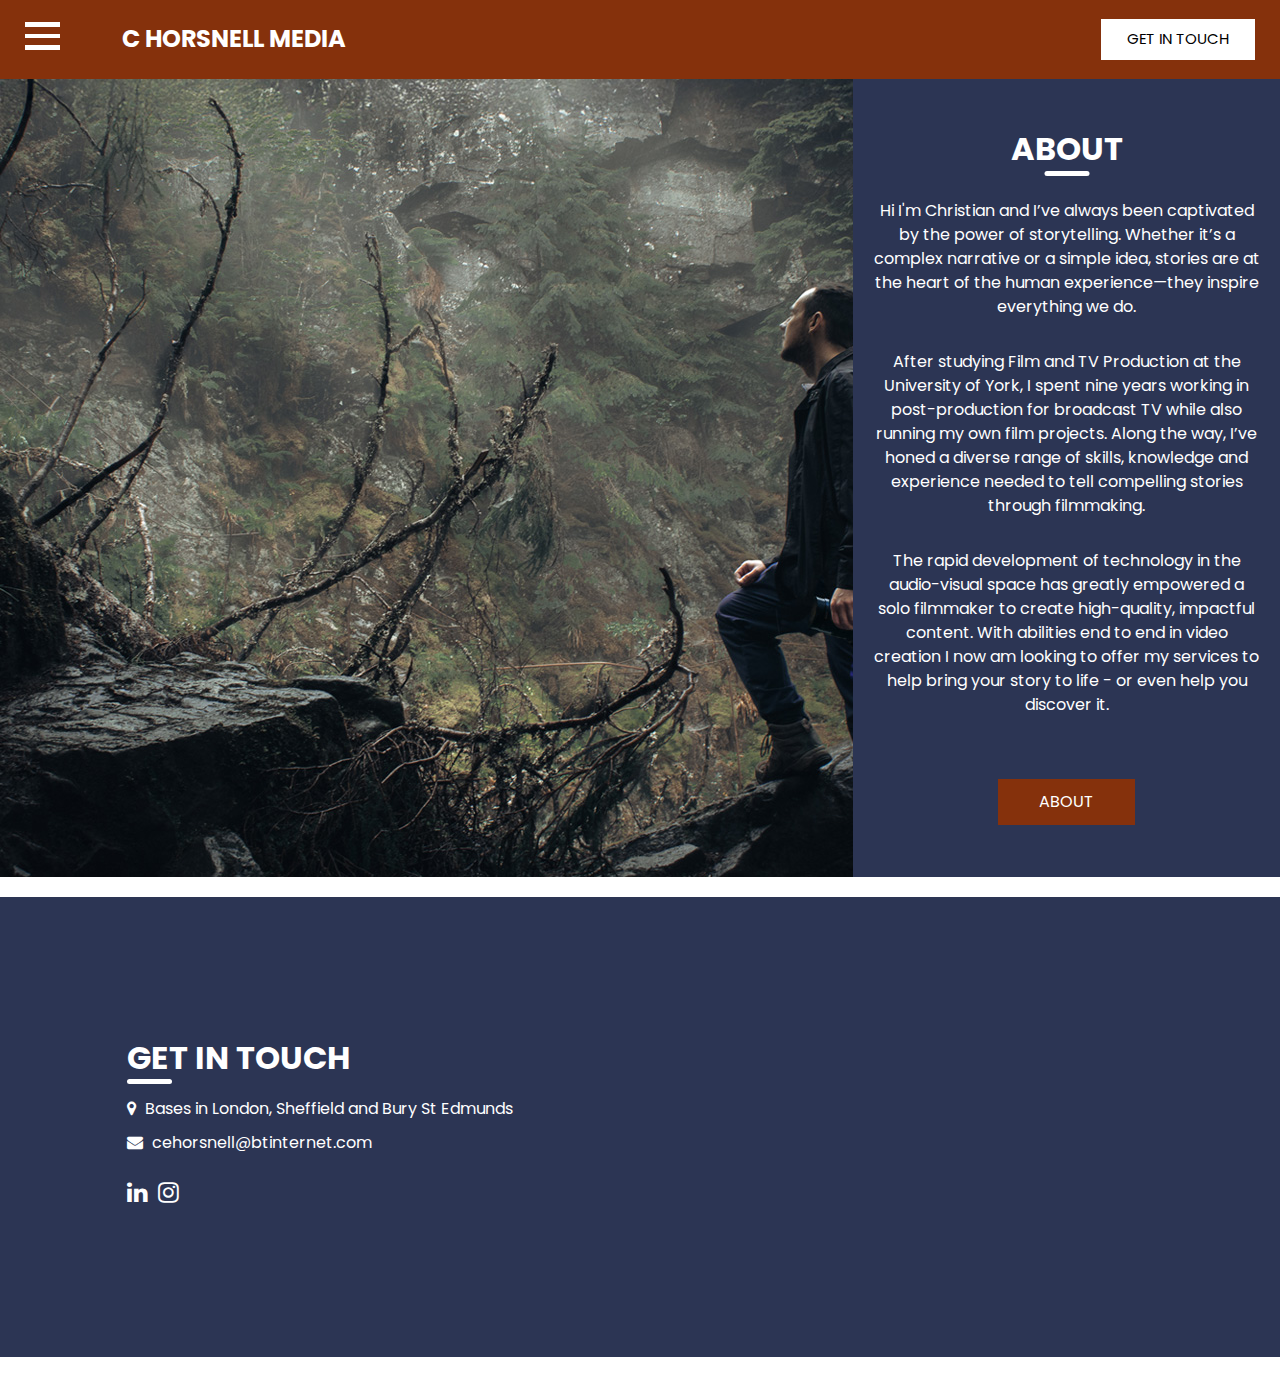
<file: about.html>
<!DOCTYPE html>
<html>

<head>
  <!-- Basic -->
  <meta charset="utf-8" />
  <meta http-equiv="X-UA-Compatible" content="IE=edge" />
  <!-- Mobile Metas -->
  <meta name="viewport" content="width=device-width, initial-scale=1, shrink-to-fit=no" />
  <!-- Site Metas -->
  <meta name="keywords" content="" />
  <meta name="description" content="" />
  <meta name="author" content="" />

  <title>Photosec</title>

  <!-- slider stylesheet -->
  <link rel="stylesheet" type="text/css" href="https://cdnjs.cloudflare.com/ajax/libs/OwlCarousel2/2.3.4/assets/owl.carousel.min.css" />

  <!-- bootstrap core css -->
  <link rel="stylesheet" type="text/css" href="css/bootstrap.css" />
  <!-- fonts awesome style -->
  <link href="css/font-awesome.min.css" rel="stylesheet" />
  <!-- fonts style -->
  <link href="https://fonts.googleapis.com/css?family=Poppins:400,600,700&display=swap" rel="stylesheet" />
  <!-- Custom styles for this template -->
  <link href="css/style.css" rel="stylesheet" />
  <!-- responsive style -->
  <link href="css/responsive.css" rel="stylesheet" />
</head>

<body class="sub_page">
  <div class="hero_area">
    <!-- header section strats -->
    <header class="header_section">
      <nav class="navbar navbar-expand-lg custom_nav-container">
        <div class="custom_menu-btn">
          <button onclick="openNav()">
            <span class="s-1"> </span>
            <span class="s-2"> </span>
            <span class="s-3"> </span>
          </button>
        </div>
        <div id="myNav" class="overlay">
          <div class="menu_btn-style ">
            <button onclick="closeNav()">
              <span class="s-1"> </span>
              <span class="s-2"> </span>
              <span class="s-3"> </span>
            </button>
          </div>
          <div class="overlay-content">
            <a class="" href="index.html">
              Home
            </a>
            <a class="active" href="about.html">
              About
            </a>
            <a class="" href="portfolio.html">
              Portfolio
            </a>
            <a class="" href="team.html">
              Team
            </a>
          </div>
        </div>
        <a class="navbar-brand" href="index.html">
          <span>
            C HORSNELL MEDIA
          </span>
        </a>
        <a href="" class="call_btn">
          Get in Touch
        </a>
      </nav>
    </header>
    <!-- end header section -->
  </div>

  <!-- about section -->

  <section class="about_section ">
    <div class="container-fluid">
      <div class="row">
        <div class="img-box col-lg-8 col-md-7">
          <img src="images/about.jpg" alt="" />
        </div>
        <div class="detail-box detail_box_common col-lg-4 col-md-5 text_center">
          <div class="heading_container heading_center">
            <h2>
              About
            </h2>
          </div>
          <p>
           Hi I'm Christian and I’ve always been captivated by the power of storytelling. Whether it’s a complex narrative or a simple idea, stories are at the heart of the human experience—they inspire everything we do.  
  <p>
After studying Film and TV Production at the University of York, I spent nine years working in post-production for broadcast TV while also running my own film projects. Along the way, I’ve honed a diverse range of skills, knowledge and experience needed to tell compelling stories through filmmaking.  
  <p>
The rapid development of technology in the audio-visual space has greatly empowered a solo filmmaker to create high-quality, impactful content. With abilities end to end in video creation I now am looking to offer my services to help bring your story to life - or even help you discover it.
               <p>
          </p>
          <a href="">
            About
          </a>
        </div>
      </div>
    </div>
  </section>

  <!-- end about section -->

    <!-- contact section -->

  <section class="contact_section ">
    <div class="container-fluid">
      <div class="row">
        <div class="col-md-1 map_container">
          <div class="map">
     
          </div>
        </div>
        <div class="col-md-4 detail-box detail_box_common">
          <div>
            <div class="heading_container">
              <h2>
                Get In Touch
              </h2>
            </div>
            <div class="info_contact">
              <div class="contact_link_box">
                <a href="">
                  <i class="fa fa-map-marker" aria-hidden="true"></i>
                  <span>
                    Bases in London, Sheffield and Bury St Edmunds
                  </span>
                </a>

                <a href="">
                  <i class="fa fa-envelope" aria-hidden="true"></i>
                  <span>
                   cehorsnell@btinternet.com
                  </span>
                </a>
              </div>
              <div class="info_social">
     
                </a>
                <a href="">
                  <i class="fa fa-linkedin" aria-hidden="true"></i>
                </a>
                <a href="">
                  <i class="fa fa-instagram" aria-hidden="true"></i>
                </a>
              </div>
            </div>
          </div>
        </div>
      </div>
    </div>
  </section>

  <!-- end contact section -->

</body>

</html>
</file>
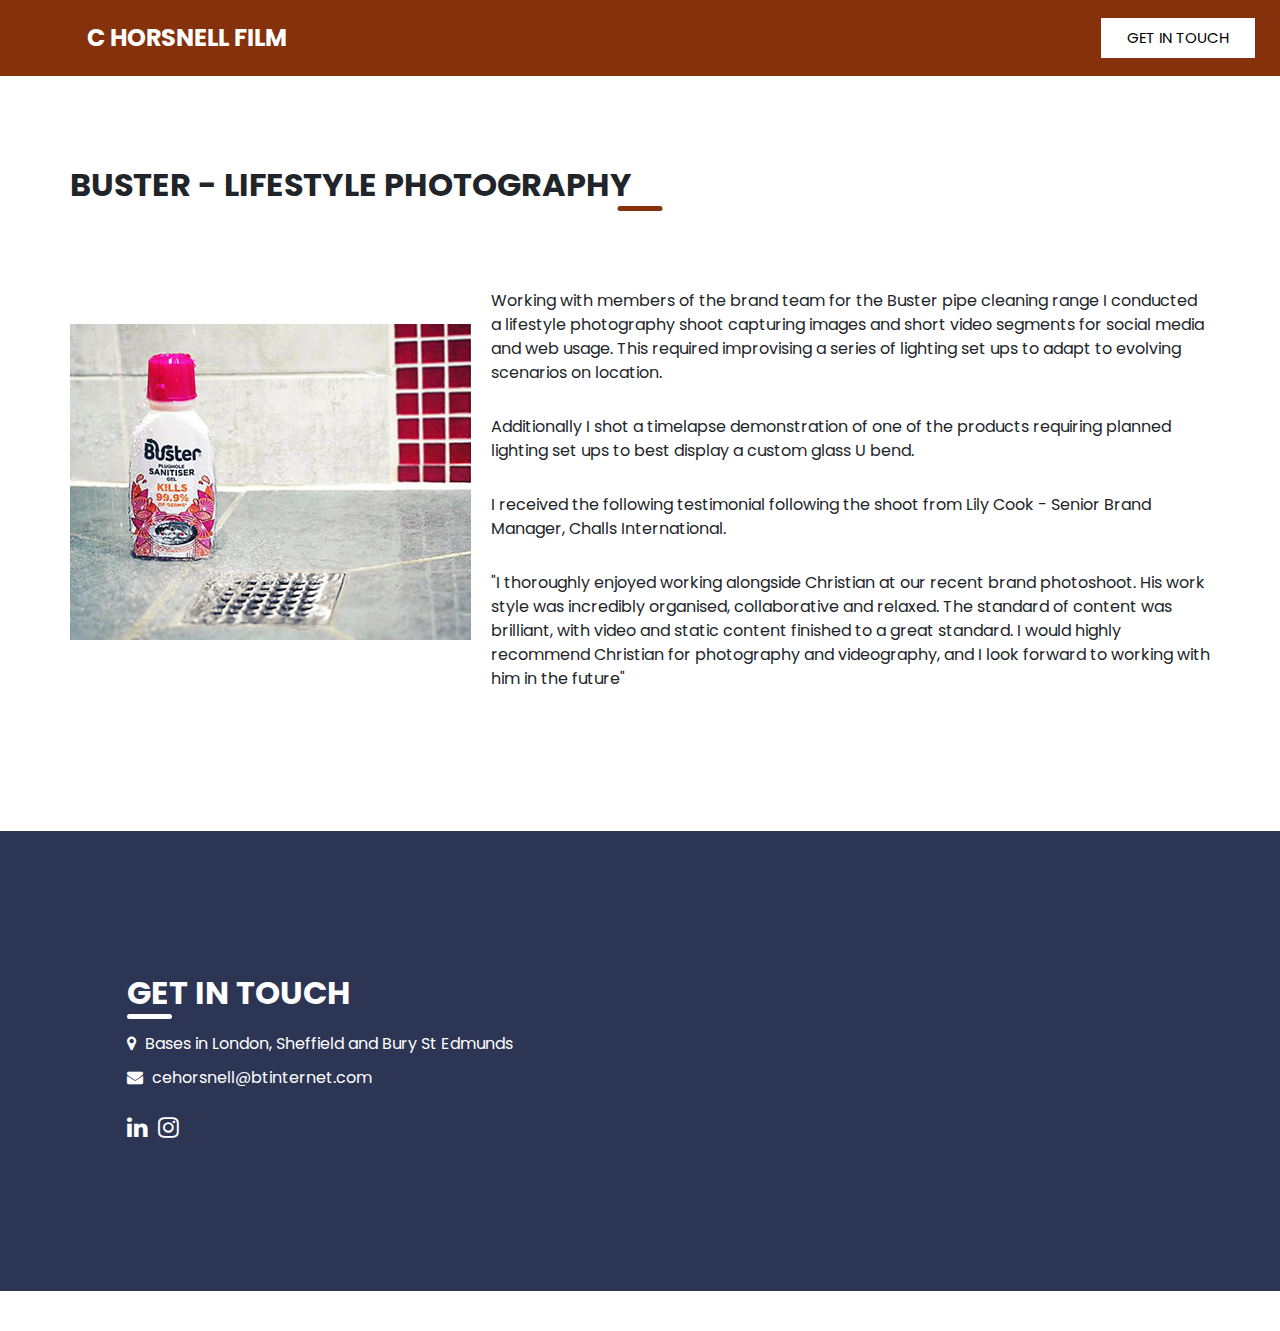
<file: portfolio_Buster.html>
<!DOCTYPE html>
<html>

<head>
  <!-- Basic -->
  <meta charset="utf-8" />
  <meta http-equiv="X-UA-Compatible" content="IE=edge" />
  <!-- Mobile Metas -->
  <meta name="viewport" content="width=device-width, initial-scale=1, shrink-to-fit=no" />
  <!-- Site Metas -->
  <meta name="keywords" content="" />
  <meta name="description" content="" />
  <meta name="author" content="" />

  <title>Portfolio SEFKTL</title>

  <!-- slider stylesheet -->
  <link rel="stylesheet" type="text/css" href="https://cdnjs.cloudflare.com/ajax/libs/OwlCarousel2/2.3.4/assets/owl.carousel.min.css" />

  <!-- bootstrap core css -->
  <link rel="stylesheet" type="text/css" href="css/bootstrap.css" />
  <!-- fonts awesome style -->
  <link href="css/font-awesome.min.css" rel="stylesheet" />
  <!-- fonts style -->
  <link href="https://fonts.googleapis.com/css?family=Poppins:400,600,700&display=swap" rel="stylesheet" />
  <!-- Custom styles for this template -->
  <link href="css/style.css" rel="stylesheet" />
  <!-- responsive style -->
  <link href="css/responsive.css" rel="stylesheet" />
</head>

<body class="sub_page">
  <div class="hero_area">
    <!-- header section strats -->
    <header class="header_section">
      <nav class="navbar navbar-expand-lg custom_nav-container">
        <div class="custom_menu-btn">
      
        </div>
        <div id="myNav" class="overlay">
          <div class="menu_btn-style ">
            <button onclick="closeNav()">
              <span class="s-1"> </span>
              <span class="s-2"> </span>
              <span class="s-3"> </span>
            </button>
          </div>
          <div class="overlay-content">
            <a class="" href="index.html">
              Home
            </a>
            <a class="" href="about.html">
              About
            </a>
            <a class="active" href="portfolio.html">
              Buster - Lifestyle Photography
            </a>
            <a class="" href="team.html">
              Team
            </a>
          </div>
        </div>
        <a class="navbar-brand" href="index.html">
          <span>
            C HORSNELL FILM
          </span>
        </a>
        <a href="#contact1" class="call_btn">
          Get in touch
        </a>
      </nav>
    </header>
    <!-- end header section -->
  </div>


  <!-- portfolio section -->

  <section class="portfolio_section layout_padding">
    <div class="container">
      <div class="heading_container heading_center">
        <h2>
           Buster - Lifestyle Photography
        </h2>
      </div>
      <div class="portfolio_container ">
        <div class="box-1">
        <div class="image-container_buster">
    <img src="images/p5_2.jpg" alt="">
  </div>
          </div>
   <div class="text-container_buster">
   
      <p>
     Working with members of the brand team for the Buster pipe cleaning range I conducted a lifestyle photography shoot capturing images and short video segments for social media and web usage. This required improvising a series of lighting set ups to adapt to evolving scenarios on location.
<p>
Additionally I shot a timelapse demonstration of one of the products requiring planned lighting set ups to best display a custom glass U bend.
<p>
I received the following testimonial following the shoot from Lily Cook - Senior Brand Manager, Challs International.
<p>
"I thoroughly enjoyed working alongside Christian at our recent brand photoshoot. His work style was incredibly organised, collaborative and relaxed. The standard of content was brilliant, with video and static content finished to a great standard. I would highly recommend Christian for photography and videography, and I look forward to working with him in the future"     
     
    </p>
      
          <div>

    </div>
  </section>
  <!-- end portfolio section -->

  <!-- contact section -->

  <section id="contact1" section class="contact_section ">
    <div class="container-fluid">
      <div class="row">
        <div class="col-md-1 map_container">
          <div class="map">
     
          </div>
        </div>
        <div class="col-md-4 detail-box detail_box_common">
          <div>
            <div class="heading_container">
              <h2>
                Get In Touch
              </h2>
            </div>
            <div class="info_contact">
              <div class="contact_link_box">
                <a href="">
                  <i class="fa fa-map-marker" aria-hidden="true"></i>
                  <span>
                    Bases in London, Sheffield and Bury St Edmunds
                  </span>
                </a>

                <a href="">
                  <i class="fa fa-envelope" aria-hidden="true"></i>
                  <span>
                   cehorsnell@btinternet.com
                  </span>
                </a>
              </div>
              <div class="info_social">
     
                </a>
                <a href="">
                  <i class="fa fa-linkedin" aria-hidden="true"></i>
                </a>
                <a href="">
                  <i class="fa fa-instagram" aria-hidden="true"></i>
                </a>
              </div>
            </div>
          </div>
        </div>
      </div>
    </div>
  </section>

  <!-- end contact section -->





</body>

</html>
</file>
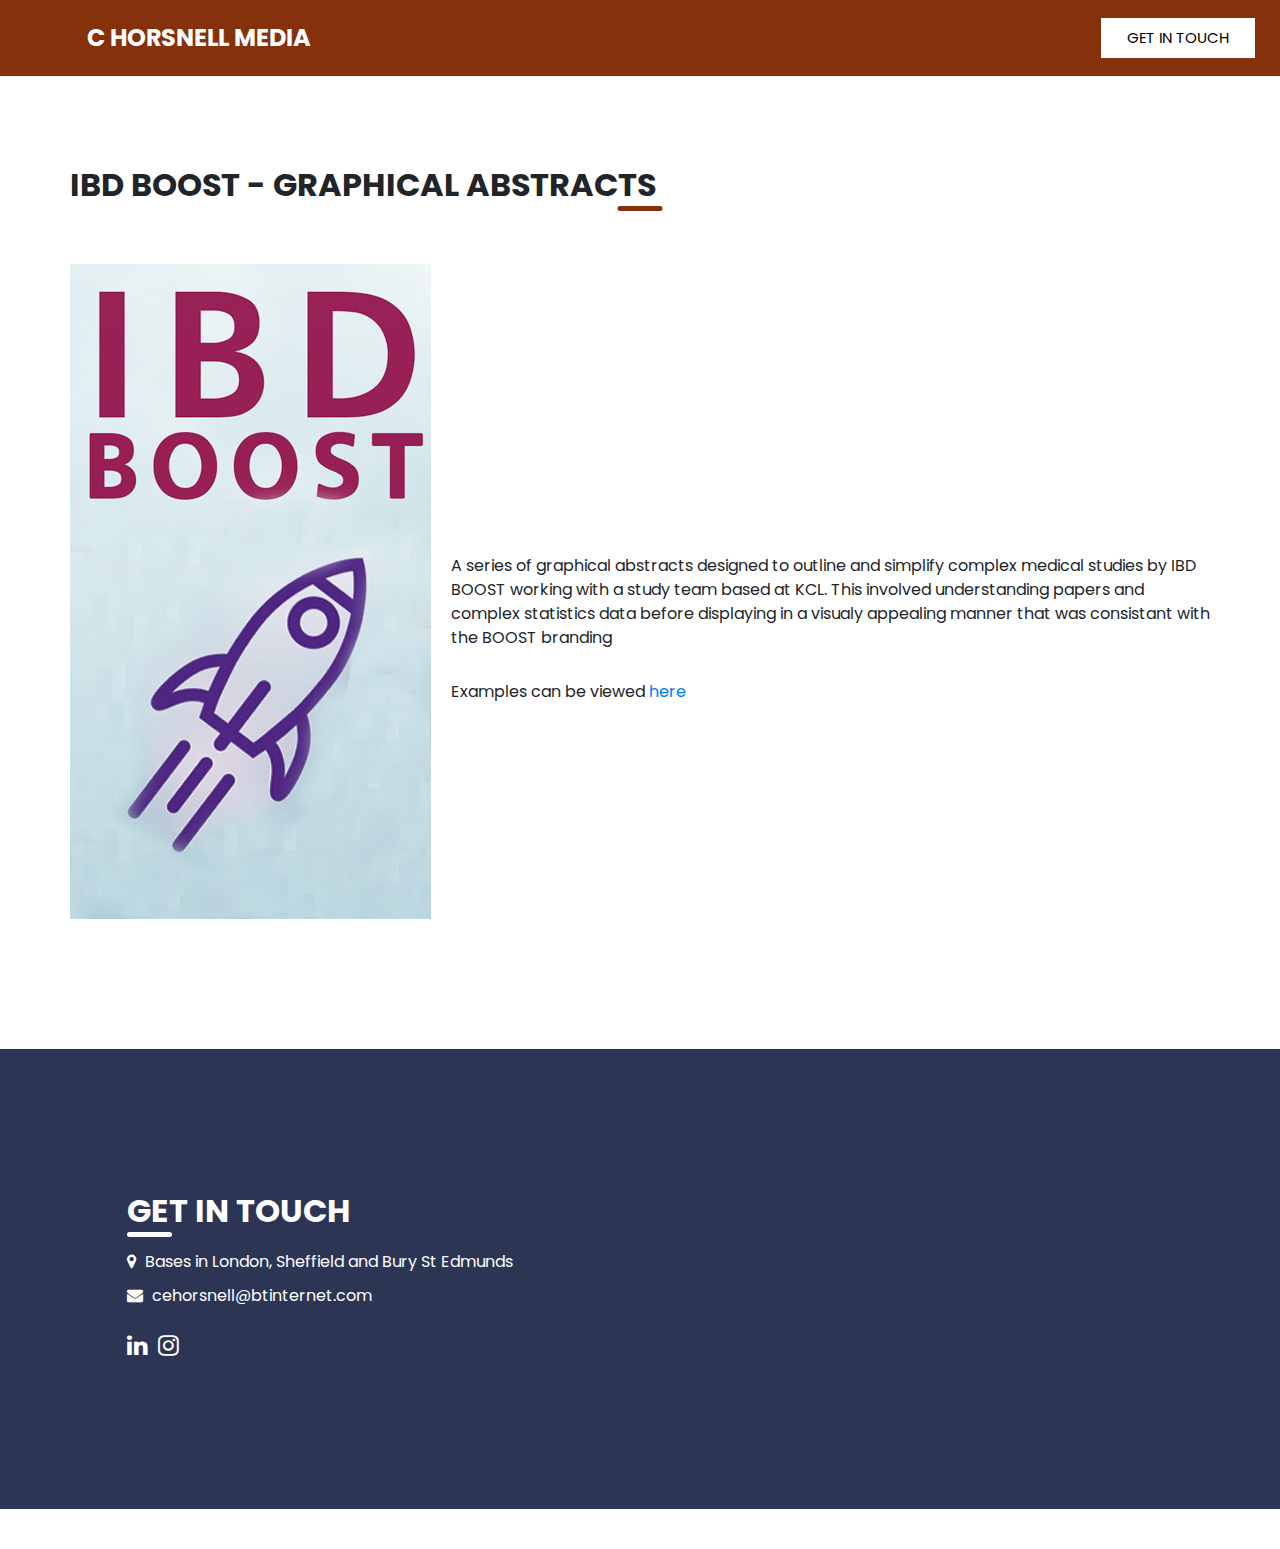
<file: portfolio_IBD.html>
<!DOCTYPE html>
<html>

<head>
  <!-- Basic -->
  <meta charset="utf-8" />
  <meta http-equiv="X-UA-Compatible" content="IE=edge" />
  <!-- Mobile Metas -->
  <meta name="viewport" content="width=device-width, initial-scale=1, shrink-to-fit=no" />
  <!-- Site Metas -->
  <meta name="keywords" content="" />
  <meta name="description" content="" />
  <meta name="author" content="" />

  <title>Portfolio IBD</title>

  <!-- slider stylesheet -->
  <link rel="stylesheet" type="text/css" href="https://cdnjs.cloudflare.com/ajax/libs/OwlCarousel2/2.3.4/assets/owl.carousel.min.css" />

  <!-- bootstrap core css -->
  <link rel="stylesheet" type="text/css" href="css/bootstrap.css" />
  <!-- fonts awesome style -->
  <link href="css/font-awesome.min.css" rel="stylesheet" />
  <!-- fonts style -->
  <link href="https://fonts.googleapis.com/css?family=Poppins:400,600,700&display=swap" rel="stylesheet" />
  <!-- Custom styles for this template -->
  <link href="css/style.css" rel="stylesheet" />
  <!-- responsive style -->
  <link href="css/responsive.css" rel="stylesheet" />
</head>

<body class="sub_page">
  <div class="hero_area">
    <!-- header section strats -->
    <header class="header_section">
      <nav class="navbar navbar-expand-lg custom_nav-container">
        <div class="custom_menu-btn">
      
        </div>
        <div id="myNav" class="overlay">
          <div class="menu_btn-style ">
            <button onclick="closeNav()">
              <span class="s-1"> </span>
              <span class="s-2"> </span>
              <span class="s-3"> </span>
            </button>
          </div>
          <div class="overlay-content">
            <a class="" href="index.html">
              Home
            </a>
            <a class="" href="about.html">
              About
            </a>
            <a class="active" href="portfolio.html">
              St Edmund from Kng to Legend
            </a>
            <a class="" href="team.html">
              Team
            </a>
          </div>
        </div>
        <a class="navbar-brand" href="index.html">
          <span>
            C HORSNELL MEDIA
          </span>
        </a>
        <a href="#contact1" class="call_btn">
          Get in touch
        </a>
      </nav>
    </header>
    <!-- end header section -->
  </div>


  <!-- portfolio section -->

  <section class="portfolio_section layout_padding">
    <div class="container">
      <div class="heading_container heading_center">
        <h2>
          IBD Boost - Graphical Abstracts
        </h2>
     
      </div>
    <div class="content-container">
  <div class="image-container">
    <img src="images/P3.jpg" alt="Graphical Abstract Image">
  </div>
  <div class="text-container">
    <p>
      A series of graphical abstracts designed to outline and simplify complex medical studies by IBD 
BOOST working with a study team based at KCL. This involved understanding papers and complex statistics data before displaying in a 
visualy appealing manner that was consistant with the BOOST branding
        <P>
        
        Examples can be viewed      
         <a href="https://drive.google.com/file/d/1C-FfR3wqgzJn4q9y9vkQf3MWOuCvKXOS/view?usp=sharing" 
         target="_blank"> here
        </a>
        </P>
      
        
     
    </p>
  
              </div>
          </div>
  
      <div>
       
    </div>
  </section>
  <!-- end portfolio section -->

  <!-- contact section -->

  <section id="contact1" section class="contact_section">
    <div class="container-fluid">
      <div class="row">
        <div class="col-md-1 map_container">
          <div class="map">
     
          </div>
        </div>
        <div class="col-md-4 detail-box detail_box_common">
          <div>
            <div class="heading_container">
              <h2>
                Get In Touch
              </h2>
            </div>
            <div class="info_contact">
              <div class="contact_link_box">
                <a href="">
                  <i class="fa fa-map-marker" aria-hidden="true"></i>
                  <span>
                    Bases in London, Sheffield and Bury St Edmunds
                  </span>
                </a>

                <a href="">
                  <i class="fa fa-envelope" aria-hidden="true"></i>
                  <span>
                   cehorsnell@btinternet.com
                  </span>
                </a>
              </div>
              <div class="info_social">
     
                </a>
                <a href="">
                  <i class="fa fa-linkedin" aria-hidden="true"></i>
                </a>
                <a href="">
                  <i class="fa fa-instagram" aria-hidden="true"></i>
                </a>
              </div>
            </div>
          </div>
        </div>
      </div>
    </div>
  </section>

  <!-- end contact section -->





</body>

</html>
</file>
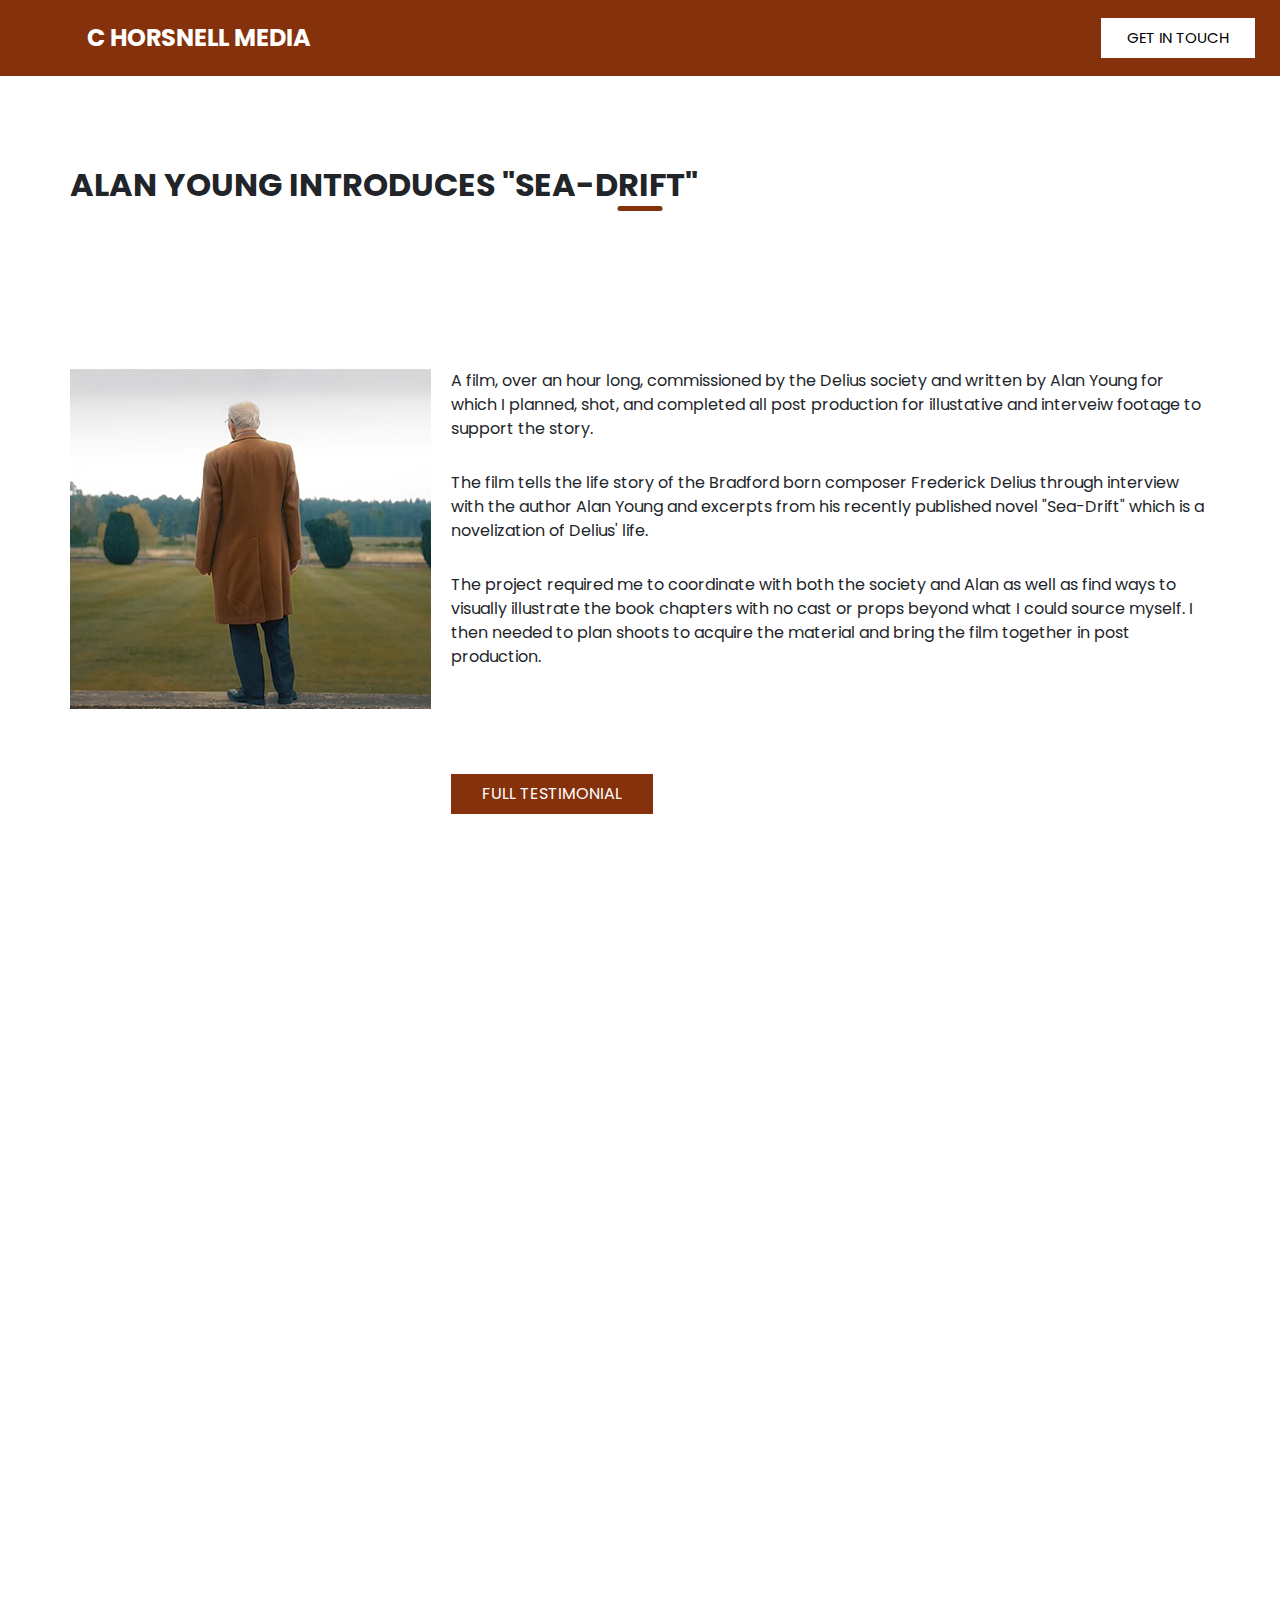
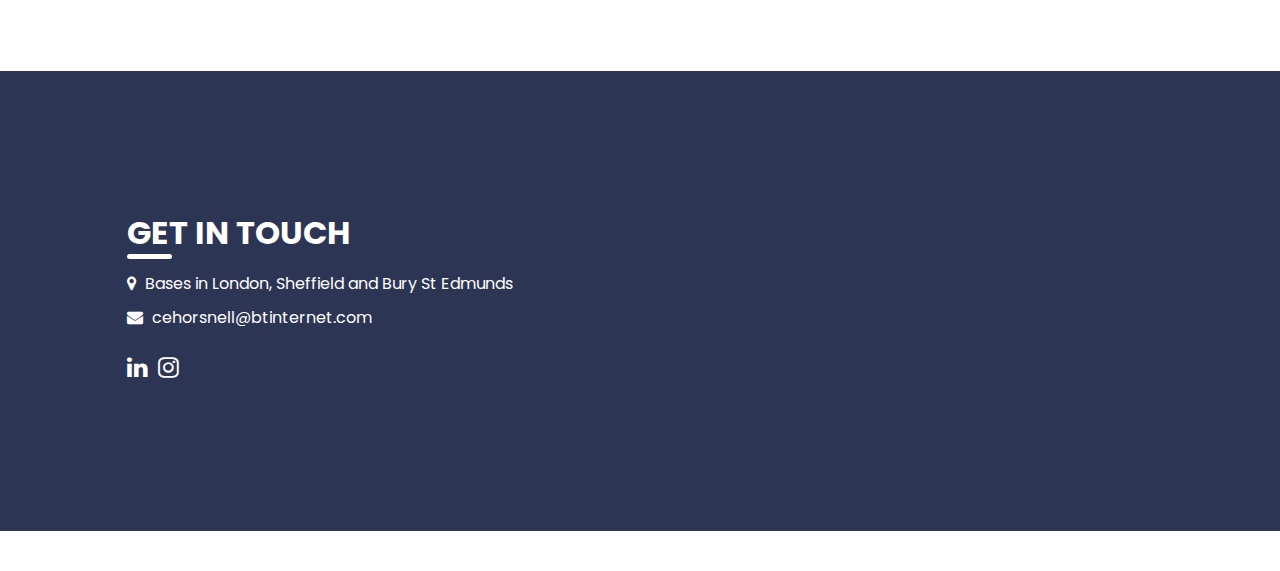
<file: portfolio_Sea_Drift.html>
<!DOCTYPE html>
<html>

<head>
  <!-- Basic -->
  <meta charset="utf-8" />
  <meta http-equiv="X-UA-Compatible" content="IE=edge" />
  <!-- Mobile Metas -->
  <meta name="viewport" content="width=device-width, initial-scale=1, shrink-to-fit=no" />
  <!-- Site Metas -->
  <meta name="keywords" content="" />
  <meta name="description" content="" />
  <meta name="author" content="" />

  <title>Portfolio Sea Drift</title>

  <!-- slider stylesheet -->
  <link rel="stylesheet" type="text/css" href="https://cdnjs.cloudflare.com/ajax/libs/OwlCarousel2/2.3.4/assets/owl.carousel.min.css" />

  <!-- bootstrap core css -->
  <link rel="stylesheet" type="text/css" href="css/bootstrap.css" />
  <!-- fonts awesome style -->
  <link href="css/font-awesome.min.css" rel="stylesheet" />
  <!-- fonts style -->
  <link href="https://fonts.googleapis.com/css?family=Poppins:400,600,700&display=swap" rel="stylesheet" />
  <!-- Custom styles for this template -->
  <link href="css/style.css" rel="stylesheet" />
  <!-- responsive style -->
  <link href="css/responsive.css" rel="stylesheet" />
</head>

<body class="sub_page">
  <div class="hero_area">
    <!-- header section strats -->
    <header class="header_section">
      <nav class="navbar navbar-expand-lg custom_nav-container">
        <div class="custom_menu-btn">
      
        </div>
        <div id="myNav" class="overlay">
          <div class="menu_btn-style ">
            <button onclick="closeNav()">
              <span class="s-1"> </span>
              <span class="s-2"> </span>
              <span class="s-3"> </span>
            </button>
          </div>
          <div class="overlay-content">
            <a class="" href="index.html">
              Home
            </a>
            <a class="" href="about.html">
              About
            </a>
            <a class="active" href="portfolio.html">
              St Edmund from Kng to Legend
            </a>
            <a class="" href="team.html">
              Team
            </a>
          </div>
        </div>
        <a class="navbar-brand" href="index.html">
          <span>
            C HORSNELL MEDIA
          </span>
        </a>
        <a href="#contact1" class="call_btn">
          Get in touch
        </a>
      </nav>
    </header>
    <!-- end header section -->
  </div>


  <!-- portfolio section -->

  <section class="portfolio_section layout_padding">
    <div class="container">
      <div class="heading_container heading_center">
        <h2>
          Alan Young Introduces "Sea-Drift"
        </h2>
      </div>
      <div class="content-container">
  <div class="image-container">
    <img src="images/P2.jpg" alt="">
  </div>
  <div class="text-container">
   
      <p>
      A film, over an hour long, commissioned by the Delius society and written by Alan Young for which I planned, shot, and completed all post production for illustative and interveiw footage to support the story.
        
         <p>

The film tells the life story of the Bradford born composer Frederick Delius through interview with the author Alan Young and excerpts from his recently published novel "Sea-Drift" which is a novelization of Delius' life.
             
              <p>

The project required me to coordinate with both the society and Alan as well as find ways to visually illustrate the book chapters with no cast or props beyond what I could source myself. I then needed to plan shoots to acquire the material and bring the film together in post production.        
     
    </p>
      
          <div>
        <a href="testimonials/CH_Testimonial_DS.pdf" class="read_btn" target="_blank">
  Full Testimonial
</a>
              
      </div>
  
              </div>
          </div>
          <iframe 
          width="1240 px" 
          height="720 px%" 
          src="https://www.youtube.com/embed/3WIvbEH-45A" 
          title="YouTube video player" 
          frameborder="0" 
          allow="accelerometer; autoplay; clipboard-write; encrypted-media; gyroscope; picture-in-picture; web-share" 
          allowfullscreen>
        </iframe>
        
  
    </div>
  </section>
  <!-- end portfolio section -->

  <!-- contact section -->

  <section class="contact_section ">
    <div class="container-fluid">
      <div class="row">
        <div class="col-md-1 map_container">
          <div class="map">
     
          </div>
        </div>
        <div class="col-md-4 detail-box detail_box_common">
          <div>
            <div class="heading_container">
              <h2>
                Get In Touch
              </h2>
            </div>
            <div class="info_contact">
              <div class="contact_link_box">
                <a href="">
                  <i class="fa fa-map-marker" aria-hidden="true"></i>
                  <span>
                    Bases in London, Sheffield and Bury St Edmunds
                  </span>
                </a>

                <a href="">
                  <i class="fa fa-envelope" aria-hidden="true"></i>
                  <span>
                   cehorsnell@btinternet.com
                  </span>
                </a>
              </div>
              <div class="info_social">
     
                </a>
                <a href="">
                  <i class="fa fa-linkedin" aria-hidden="true"></i>
                </a>
                <a href="">
                  <i class="fa fa-instagram" aria-hidden="true"></i>
                </a>
              </div>
            </div>
          </div>
        </div>
      </div>
    </div>
  </section>

  <!-- end contact section -->





</body>

</html>
</file>
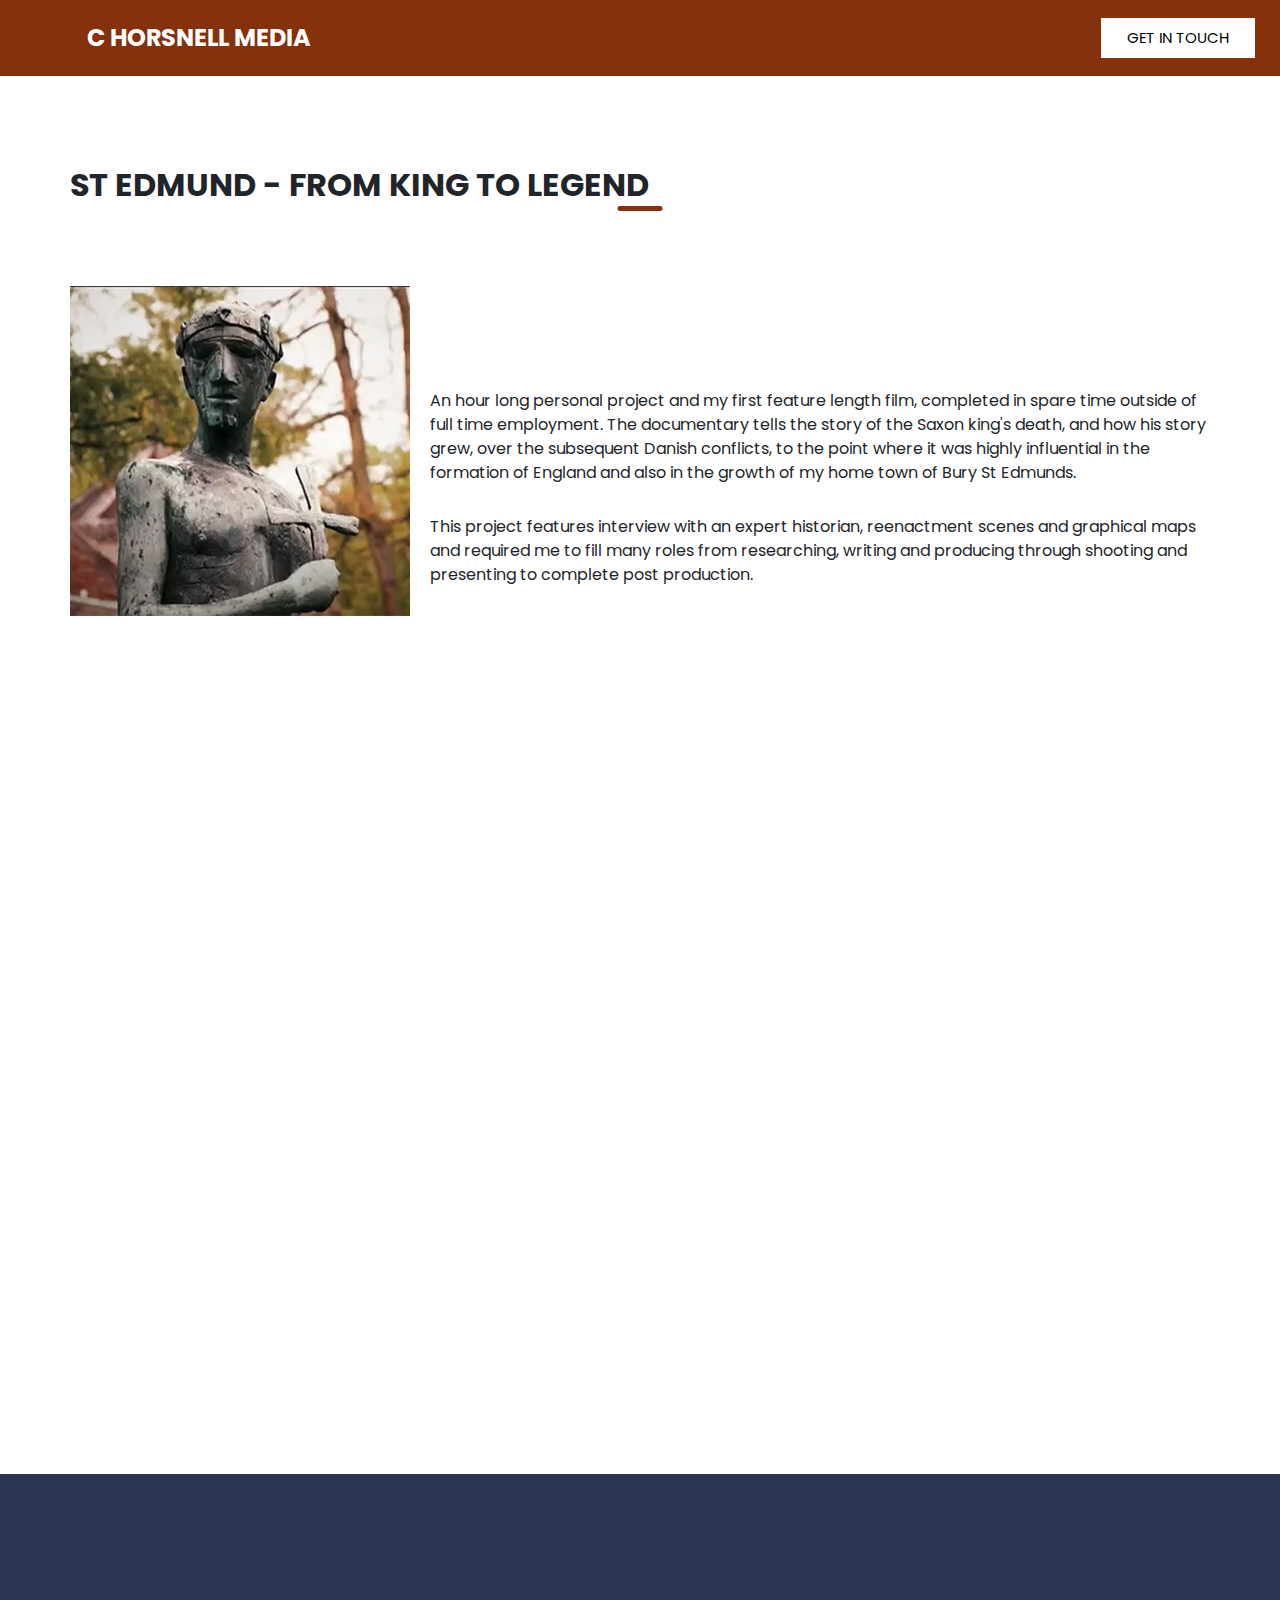
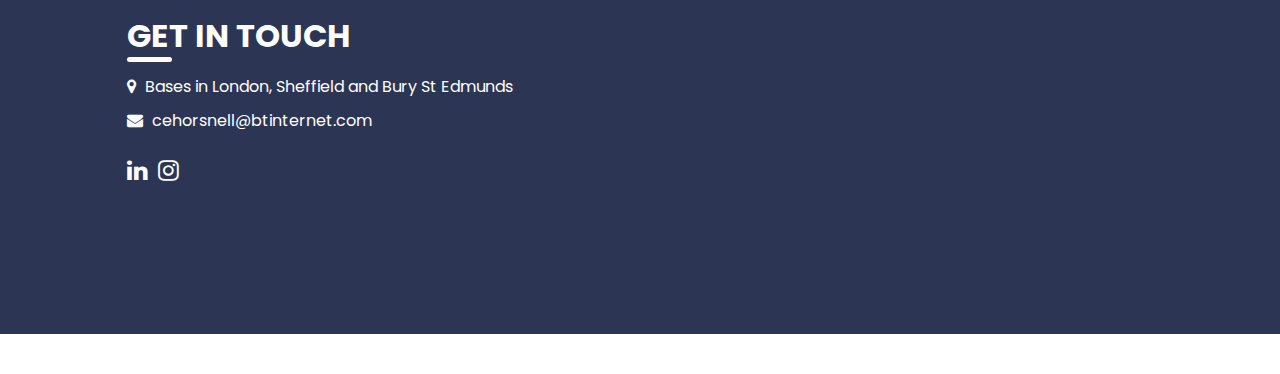
<file: portfolio_SEFKTL.html>
<!DOCTYPE html>
<html>

<head>
  <!-- Basic -->
  <meta charset="utf-8" />
  <meta http-equiv="X-UA-Compatible" content="IE=edge" />
  <!-- Mobile Metas -->
  <meta name="viewport" content="width=device-width, initial-scale=1, shrink-to-fit=no" />
  <!-- Site Metas -->
  <meta name="keywords" content="" />
  <meta name="description" content="" />
  <meta name="author" content="" />

  <title>Portfolio SEFKTL</title>

  <!-- slider stylesheet -->
  <link rel="stylesheet" type="text/css" href="https://cdnjs.cloudflare.com/ajax/libs/OwlCarousel2/2.3.4/assets/owl.carousel.min.css" />

  <!-- bootstrap core css -->
  <link rel="stylesheet" type="text/css" href="css/bootstrap.css" />
  <!-- fonts awesome style -->
  <link href="css/font-awesome.min.css" rel="stylesheet" />
  <!-- fonts style -->
  <link href="https://fonts.googleapis.com/css?family=Poppins:400,600,700&display=swap" rel="stylesheet" />
  <!-- Custom styles for this template -->
  <link href="css/style.css" rel="stylesheet" />
  <!-- responsive style -->
  <link href="css/responsive.css" rel="stylesheet" />
</head>

<body class="sub_page">
  <div class="hero_area">
    <!-- header section strats -->
    <header class="header_section">
      <nav class="navbar navbar-expand-lg custom_nav-container">
        <div class="custom_menu-btn">
      
        </div>
        <div id="myNav" class="overlay">
          <div class="menu_btn-style ">
            <button onclick="closeNav()">
              <span class="s-1"> </span>
              <span class="s-2"> </span>
              <span class="s-3"> </span>
            </button>
          </div>
          <div class="overlay-content">
            <a class="" href="index.html">
              Home
            </a>
            <a class="" href="about.html">
              About
            </a>
            <a class="active" href="portfolio.html">
              St Edmund from Kng to Legend
            </a>
            <a class="" href="team.html">
              Team
            </a>
          </div>
        </div>
        <a class="navbar-brand" href="index.html">
          <span>
            C HORSNELL MEDIA
          </span>
        </a>
        <a href="#contact1" class="call_btn">
          Get in touch
        </a>
      </nav>
    </header>
    <!-- end header section -->
  </div>


  <!-- portfolio section -->

  <section class="portfolio_section layout_padding">
    <div class="container">
      <div class="heading_container heading_center">
        <h2>
          St Edmund - From King to Legend
        </h2>
      </div>
        <a>
        
        
        
        
        
        </a>
      <div class="portfolio_container ">
         <div class="content-container">
  <div class="image-container">
    <img src="images/P1.jpg" alt="">
  </div>
  <div class="text-container">
    <p>
      An hour long personal project and my first feature length film, completed in spare time outside of full time employment.

The documentary tells the story of the Saxon king's death, and how his story grew, over the subsequent Danish conflicts, to the point where it was highly influential in the formation of England and also in the growth of my home town of Bury St Edmunds.
<p>
This project features interview with an expert historian, reenactment scenes and graphical maps and required me to fill many roles from researching, writing and producing through shooting and presenting to complete post production.    
     
    </p>
        </div>
  
              </div>
          </div>
          <iframe 
          width="1240 px" 
          height="720 px%" 
          src="https://www.youtube.com/embed/PvYfPb7gk78" 
          title="YouTube video player" 
          frameborder="0" 
          allow="accelerometer; autoplay; clipboard-write; encrypted-media; gyroscope; picture-in-picture; web-share" 
          allowfullscreen>
        </iframe>
    </div>
  </section>
  <!-- end portfolio section -->

  <!-- contact section -->

  <section id="contact1" section class="contact_section ">
    <div class="container-fluid">
      <div class="row">
        <div class="col-md-1 map_container">
          <div class="map">
     
          </div>
        </div>
        <div class="col-md-4 detail-box detail_box_common">
          <div>
            <div class="heading_container">
              <h2>
                Get In Touch
              </h2>
            </div>
            <div class="info_contact">
              <div class="contact_link_box">
                <a href="">
                  <i class="fa fa-map-marker" aria-hidden="true"></i>
                  <span>
                    Bases in London, Sheffield and Bury St Edmunds
                  </span>
                </a>

                <a href="">
                  <i class="fa fa-envelope" aria-hidden="true"></i>
                  <span>
                   cehorsnell@btinternet.com
                  </span>
                </a>
              </div>
              <div class="info_social">
     
                </a>
                <a href="">
                  <i class="fa fa-linkedin" aria-hidden="true"></i>
                </a>
                <a href="">
                  <i class="fa fa-instagram" aria-hidden="true"></i>
                </a>
              </div>
            </div>
          </div>
        </div>
      </div>
    </div>
  </section>

  <!-- end contact section -->





</body>

</html>
</file>
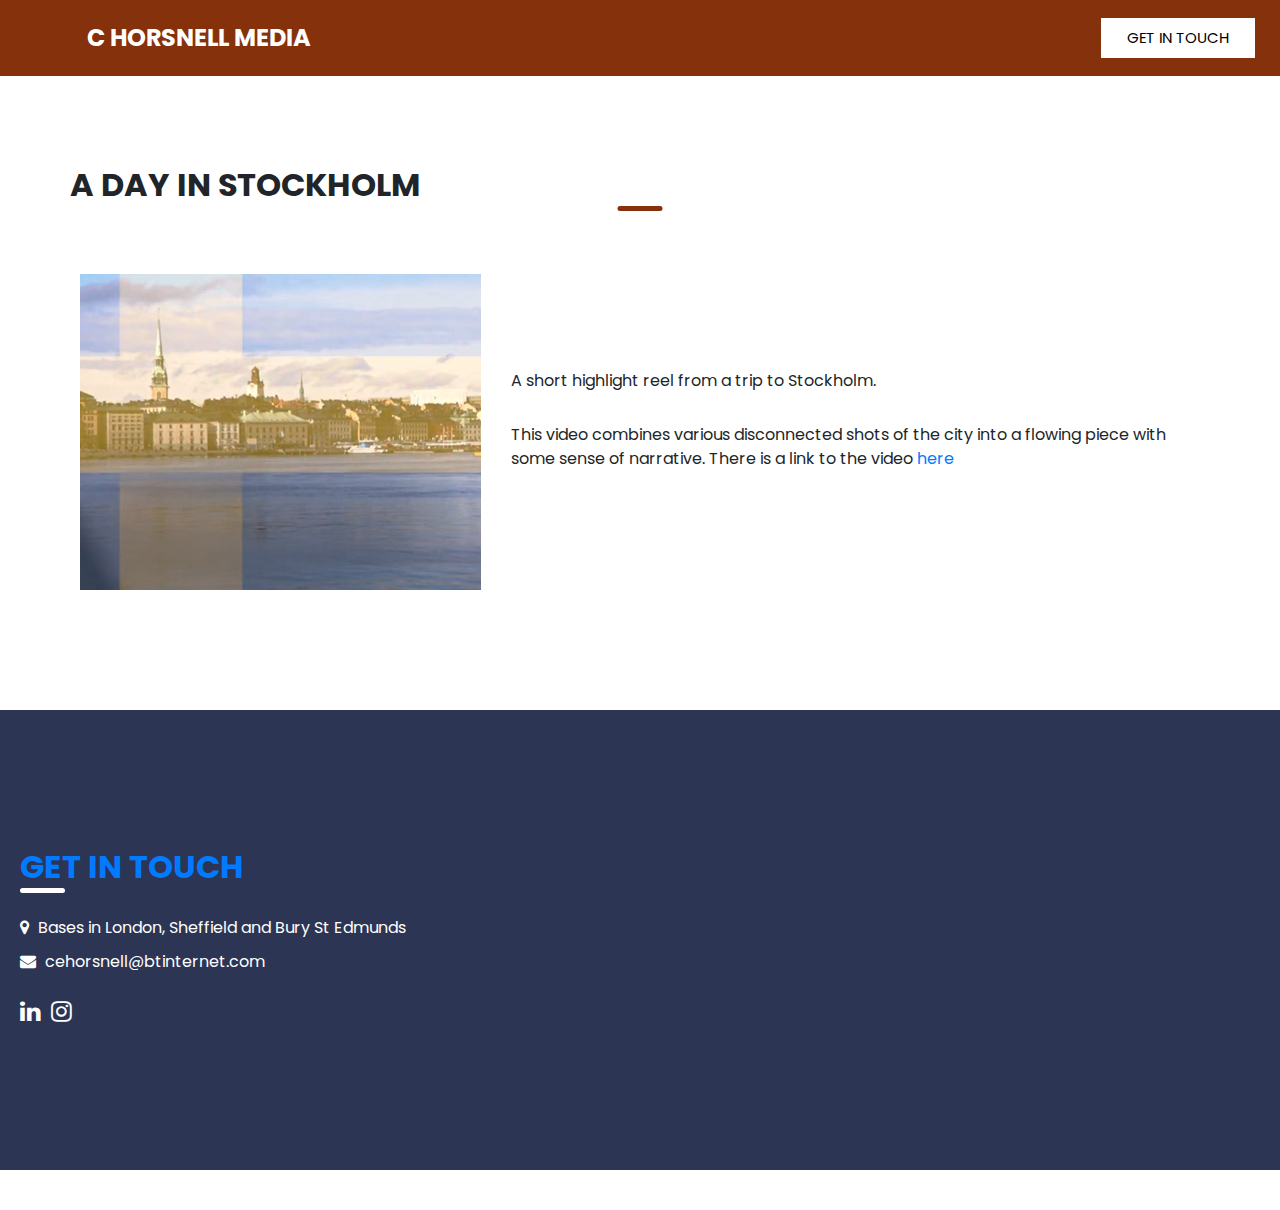
<file: portfolio_Stockholm.html>
<!DOCTYPE html>
<html>

<head>
  <!-- Basic -->
  <meta charset="utf-8" />
  <meta http-equiv="X-UA-Compatible" content="IE=edge" />
  <!-- Mobile Metas -->
  <meta name="viewport" content="width=device-width, initial-scale=1, shrink-to-fit=no" />
  <!-- Site Metas -->
  <meta name="keywords" content="" />
  <meta name="description" content="" />
  <meta name="author" content="" />

  <title>Portfolio SEFKTL</title>

  <!-- slider stylesheet -->
  <link rel="stylesheet" type="text/css" href="https://cdnjs.cloudflare.com/ajax/libs/OwlCarousel2/2.3.4/assets/owl.carousel.min.css" />

  <!-- bootstrap core css -->
  <link rel="stylesheet" type="text/css" href="css/bootstrap.css" />
  <!-- fonts awesome style -->
  <link href="css/font-awesome.min.css" rel="stylesheet" />
  <!-- fonts style -->
  <link href="https://fonts.googleapis.com/css?family=Poppins:400,600,700&display=swap" rel="stylesheet" />
  <!-- Custom styles for this template -->
  <link href="css/style.css" rel="stylesheet" />
  <!-- responsive style -->
  <link href="css/responsive.css" rel="stylesheet" />
</head>

<body class="sub_page">
  <div class="hero_area">
    <!-- header section strats -->
    <header class="header_section">
      <nav class="navbar navbar-expand-lg custom_nav-container">
        <div class="custom_menu-btn">
      
        </div>
        <div id="myNav" class="overlay">
          <div class="menu_btn-style ">
            <button onclick="closeNav()">
              <span class="s-1"> </span>
              <span class="s-2"> </span>
              <span class="s-3"> </span>
            </button>
          </div>
          <div class="overlay-content">
            <a class="" href="index.html">
              Home
            </a>
            <a class="" href="about.html">
              About
            </a>
            <a class="active" href="portfolio.html">
              St Edmund from Kng to Legend
            </a>
            <a class="" href="team.html">
              Team
            </a>
          </div>
        </div>
        <a class="navbar-brand" href="index.html">
          <span>
            C HORSNELL MEDIA
          </span>
        </a>
        <a href="#contact1" class="call_btn">
          Get in touch
        </a>
      </nav>
    </header>
    <!-- end header section -->
  </div>


  <!-- portfolio section -->

  <section class="portfolio_section layout_padding">
    <div class="container">
      <div class="heading_container heading_center">
        <h2>
          A day in Stockholm
        </h2>
      </div>
      <div class="portfolio_container ">
        <div class="box-1">
          <div class="img-box b-1">
            <img src="images/P4.jpg" alt="">
            <div class="btn-box">
                <a href= "index.html"></a>
              </div>
          </div>
  
      </div>
  <div class="text-container">
    <p>
      A short highlight reel from a trip to Stockholm.
<p>
    This video combines various disconnected shots of the city into a flowing piece with some sense of narrative.
    
There is a link to the video <a href="https://drive.google.com/file/d/1i00bzfW5rOGLuXXKUlIutFo9Qky76Zwy/view?usp=drive_link" 
         target="_blank"> here    
     
    </p>
        </div>
  
              </div>
          </div>
    </div>
  </section>
  <!-- end portfolio section -->

  <!-- contact section -->

  <section id="contact1" section class="contact_section ">
    <div class="container-fluid">
      <div class="row">
        <div class="col-md-1 map_container">
          <div class="map">
     
          </div>
        </div>
        <div class="col-md-4 detail-box detail_box_common">
          <div>
            <div class="heading_container">
              <h2>
                Get In Touch
              </h2>
            </div>
            <div class="info_contact">
              <div class="contact_link_box">
                <a href="">
                  <i class="fa fa-map-marker" aria-hidden="true"></i>
                  <span>
                    Bases in London, Sheffield and Bury St Edmunds
                  </span>
                </a>

                <a href="">
                  <i class="fa fa-envelope" aria-hidden="true"></i>
                  <span>
                   cehorsnell@btinternet.com
                  </span>
                </a>
              </div>
              <div class="info_social">
     
                </a>
                <a href="">
                  <i class="fa fa-linkedin" aria-hidden="true"></i>
                </a>
                <a href="">
                  <i class="fa fa-instagram" aria-hidden="true"></i>
                </a>
              </div>
            </div>
          </div>
        </div>
      </div>
    </div>
  </section>

  <!-- end contact section -->





</body>

</html>
</file>
<file: css/style.css>
body {
  font-family: 'Poppins', sans-serif;
  overflow-x: hidden;
}

.layout_margin {
  margin-top: 90px;
  margin-bottom: 90px;
}

.layout_padding {
  padding-top: 90px;
  padding-bottom: 90px;
}

.layout_padding2 {
  padding-top: 75px;
  padding-bottom: 75px;
}

.layout_padding2-top {
  padding-top: 75px;
}

.layout_padding2-bottom {
  padding-bottom: 75px;
}

.layout_padding-top {
  padding-top: 90px;
}

.layout_padding-bottom {
  padding-bottom: 90px;
}

.heading_container {
  display: -webkit-box;
  display: -ms-flexbox;
  display: flex;
  -webkit-box-orient: vertical;
  -webkit-box-direction: normal;
      -ms-flex-direction: column;
          flex-direction: column;
}

.heading_container h2 {
  font-weight: bold;
  text-transform: uppercase;
  position: relative;
  padding-bottom: 7px;
}

.heading_container h2::before {
  content: "";
  position: absolute;
  bottom: 0;
  left: 50%;
  -webkit-transform: translateX(-50%);
          transform: translateX(-50%);
  width: 45px;
  height: 5px;
  background-color: #ffffff;
  border-radius: 10px;
}

.heading_container .heading_center {
  -webkit-box-align: center;
      -ms-flex-align: center;
          align-items: center;
  text-align: center;
}

.detail_box_common {
  background-color: #2c3554;
  display: -webkit-box;
  display: -ms-flexbox;
  display: flex;
  -webkit-box-orient: vertical;
  -webkit-box-direction: normal;
      -ms-flex-direction: column;
          flex-direction: column;
  -webkit-box-align: center;
      -ms-flex-align: center;
          align-items: center;
  -webkit-box-pack: center;
      -ms-flex-pack: center;
          justify-content: center;
  color: #ffffff;
}

.text_center {
  text-align: center;
}

/*header section*/
.hero_area {
  position: relative;
}

.sub_page .header_section {
  position: relative;
  background-color: #85310c;
}

.sub_page .header_section .custom_menu-btn span {
  background-color: #fff;
}

.sub_page .header_section .navbar-brand span {
  color: #fff;
}

.header_section {
  padding: 15px 25px;
  position: absolute;
  z-index: 99999;
  width: 100%;
}

.header_section .nav_container {
  margin: 0 auto;
}

.navbar-brand {
  display: -webkit-box;
  display: -ms-flexbox;
  display: flex;
  margin: 0;
  margin-left: 5%;
}

.navbar-brand span {
  font-weight: 700;
  color: #000000;
  font-size: 24px;
  text-transform: uppercase;
}

.custom_nav-container {
  padding: 0;
  height: 100%;
}

.custom_nav-container .call_btn {
  display: inline-block;
  background-color: #ffffff;
  color: #000000;
  padding: 8px 25px;
  border: 1px solid #ffffff;
  border-radius: 0;
  -webkit-transition: all 0.3s;
  transition: all 0.3s;
  text-transform: uppercase;
  font-size: 15px;
  text-transform: uppercase;
  margin-left: auto;
}

.custom_nav-container .call_btn:hover {
  background-color: transparent;
  color: #ffffff;
}

.custom_nav-container.navbar-expand-lg .navbar-nav .nav-link {
  padding: 0px 25px;
  color: #fefeff;
  text-align: center;
  font-family: "Roboto", sans-serif;
}

.custom_menu-btn button {
  outline: none;
  border: none;
  background-color: transparent;
  padding: 0;
}

.custom_menu-btn span {
  display: block;
  width: 35px;
  height: 4.5px;
  background-color: #000000;
  margin: 7px 0;
  -webkit-transition: all 0.3s;
  transition: all 0.3s;
}

.menu_btn-style {
  position: fixed;
  left: 27.5px;
  top: 12.5px;
}

.menu_btn-style button {
  margin-top: 0px;
  outline: none;
  border: none;
  background-color: transparent;
  -webkit-transform: translateX(2px);
          transform: translateX(2px);
}

.menu_btn-style span {
  display: block;
  width: 35px;
  height: 4.5px;
  background-color: #ffffff;
  margin: 7px 0;
  -webkit-transition: all 0.3s;
  transition: all 0.3s;
}

.menu_btn-style button .s-1 {
  -webkit-transform: rotate(45deg) translateY(16px);
          transform: rotate(45deg) translateY(16px);
}

.menu_btn-style button .s-2 {
  -webkit-transform: translateX(-100px);
          transform: translateX(-100px);
}

.menu_btn-style button .s-3 {
  -webkit-transform: rotate(-45deg) translateY(-16px);
          transform: rotate(-45deg) translateY(-16px);
}

.overlay {
  height: 100%;
  width: 0;
  position: fixed;
  z-index: 1;
  top: 0;
  left: 0;
  background-color: rgba(141, 58, 21, 0.95);
  overflow-x: hidden;
  -webkit-transition: 0.5s;
  transition: 0.5s;
}

.overlay .closebtn {
  position: absolute;
  top: 0;
  right: 30px;
}

.overlay a {
  display: inline-block;
  padding: 10px 15px;
  text-decoration: none;
  font-size: 18px;
  text-transform: uppercase;
  color: #ffffff;
  margin: 10px 0;
  display: block;
  -webkit-transition: 0.3s;
  transition: 0.3s;
  border: 1.5px solid #ffffff;
  border-radius: 5px;
  width: 190px;
}

.overlay a:hover, .overlay a.active {
  border-color: transparent;
  background-color: #ffffff;
  color: #000000;
}

.menu_btn-style {
  display: none;
}

.overlay-content {
  position: relative;
  top: 20%;
  width: 100%;
  text-align: center;
  margin-top: 30px;
  display: -webkit-box;
  display: -ms-flexbox;
  display: flex;
  -webkit-box-orient: vertical;
  -webkit-box-direction: normal;
      -ms-flex-direction: column;
          flex-direction: column;
  -webkit-box-align: center;
      -ms-flex-align: center;
          align-items: center;
}

.menu_width {
  width: 100%;
}

.scroll-y-hidden {
  overflow-y: hidden;
}

a,
a:hover,
a:focus {
  text-decoration: none;
}

a:hover,
a:focus {
  color: initial;
}

.btn,
.btn:focus {
  outline: none !important;
  -webkit-box-shadow: none;
          box-shadow: none;
}

/*end header section*/
.slider_section {
  background-image: url(../images/slider-bg.jpg);
  background-size: cover;
  -webkit-box-flex: 1;
      -ms-flex: 1;
          flex: 1;
  position: relative;
}

.slider_section .slider_text_carousel,
.slider_section .slider_image_carousel {
  width: 100%;
  height: 100%;
}

.slider_section .slider_text_carousel .carousel-inner,
.slider_section .slider_text_carousel .carousel-item,
.slider_section .slider_image_carousel .carousel-inner,
.slider_section .slider_image_carousel .carousel-item {
  height: 100%;
}

.slider_section .detail-box {
  display: -webkit-box;
  display: -ms-flexbox;
  display: flex;
  -webkit-box-orient: vertical;
  -webkit-box-direction: normal;
      -ms-flex-direction: column;
          flex-direction: column;
  -webkit-box-align: center;
      -ms-flex-align: center;
          align-items: center;
  -webkit-box-pack: justify;
      -ms-flex-pack: justify;
          justify-content: space-between;
  background-color: #eee;
  padding: 0;
}

.slider_section .detail-box .detail_content {
  display: -webkit-box;
  display: -ms-flexbox;
  display: flex;
  -webkit-box-align: center;
      -ms-flex-align: center;
          align-items: center;
  height: 100%;
  padding: 0 25px;
}

.slider_section .detail-box h1 {
  margin: 25px auto;
  font-weight: bold;
  display: -webkit-box;
  display: -ms-flexbox;
  display: flex;
  -webkit-box-orient: vertical;
  -webkit-box-direction: normal;
      -ms-flex-direction: column;
          flex-direction: column;
  text-transform: uppercase;
}

.slider_section .detail-box a {
  display: inline-block;
  background-color: #85310c;
  color: #ffffff;
  padding: 10px 45px;
  border: 1px solid #85310c;
  border-radius: 0;
  -webkit-transition: all 0.3s;
  transition: all 0.3s;
  text-transform: uppercase;
}

.slider_section .detail-box a:hover {
  background-color: transparent;
  color: #85310c;
}

.slider_section .img-box {
  -webkit-box-flex: 3;
      -ms-flex: 3;
          flex: 3;
  padding: 0;
}

.slider_section .img-box img {
  width: 100%;
}

.slider_section .carousel_btn-box {
  position: absolute;
  right: 0;
  bottom: 0;
  display: -webkit-box;
  display: -ms-flexbox;
  display: flex;
  margin-left: 20px;
  z-index: 2;
}

.slider_section .carousel_btn-box .slider_btn_prev,
.slider_section .carousel_btn-box .slider_btn_next {
  width: 50px;
  height: 50px;
  display: -webkit-box;
  display: -ms-flexbox;
  display: flex;
  -webkit-box-pack: center;
      -ms-flex-pack: center;
          justify-content: center;
  -webkit-box-align: center;
      -ms-flex-align: center;
          align-items: center;
  font-size: 20px;
  color: #ffffff;
  background-color: #85310c;
  -webkit-transition: all .3s;
  transition: all .3s;
}

.slider_section .carousel_btn-box .slider_btn_prev:hover,
.slider_section .carousel_btn-box .slider_btn_next:hover {
  background-color: #ffffff;
  color: #85310c;
}

.responsive-logo {
    width: 100%; /* Adjust width relative to its container */
    height: auto; /* Maintain aspect ratio */
    max-width: 500px; /* Prevent overflow */
}

.about_section .row {
    display: flex;                /* Flexbox for equal height alignment */
    align-items: stretch;         /* Ensure all child elements match height */
}

.video-panel {
    display: flex;                /* Ensure the iframe stretches */
    flex: 1;                      /* Allow the video panel to occupy remaining space */
    overflow: hidden;             /* Prevent overflow issues */
}

.video-panel iframe {
    width: 100%;                  /* Full width of the container */
    height: 100%;                 /* Full height of the container */
    object-fit: cover;            /* Maintain video aspect ratio if necessary */
}

ul  {text-align: left; 
    padding-left: 0;
    list-style-position: inside}

.about_section .heading_container h2 {
  text-transform: uppercase;
}

.about_section .detail-box {
  background-color: #2c3554;
  padding: 0 20px;
}

.about_section .detail-box p {
  margin-top: 15px;
}

.about_section .detail-box a {
  display: inline-block;
  background-color: #85310c;
  color: #ffffff;
  padding: 10px 40px;
  border: 1px solid #85310c;
  border-radius: 0;
  -webkit-transition: all 0.3s;
  transition: all 0.3s;
  text-transform: uppercase;
  margin-top: 15px;
}

.about_section .detail-box a:hover {
  background-color: #ffffff;
  border-color: #ffffff;
  color: #85310c;
}

.about_section .img-box {
  position: relative;
  padding: 0;
}

.about_section .img-box iframe {
  width: 100%;
  height: auto;
  aspect-ratio: 16 / 9; /* Maintain video aspect ratio */
  border: 0; /* Remove iframe border */
  display: block; /* Ensure proper alignment */
  margin: auto; /* Center the video */
}
}

.portfolio_section {
  text-align: center;
  background-color: #e4e4e4;
}

.portfolio_section .heading_container {
  margin-bottom: 45px;
}

.portfolio_section .heading_container h2::before {
  background-color: #85310c;
}

.portfolio_section p {
  margin-top: 25px;
  margin-bottom: 30px;
}

.portfolio_section .portfolio_container {
  display: -webkit-box;
  display: -ms-flexbox;
  display: flex;
}

.portfolio_section .portfolio_container .img-box {
  margin: 10px;
  position: relative;
  display: -webkit-box;
  display: -ms-flexbox;
  display: flex;
  -webkit-box-flex: 1;
      -ms-flex-positive: 1;
          flex-grow: 1;
}

.portfolio_section .portfolio_container .img-box img {
  width: 100%;
  height: 100%;
}

.portfolio_section .portfolio_container .img-box .btn-box {
  position: absolute;
  top: 50%;
  left: 50%;
  -webkit-transform: translate(-50%, -50%);
          transform: translate(-50%, -50%);
  display: -webkit-box;
  display: -ms-flexbox;
  display: flex;
}

.portfolio_section .portfolio_container .img-box .btn-box a {
  display: -webkit-box;
  display: -ms-flexbox;
  display: flex;
  -webkit-box-pack: center;
      -ms-flex-pack: center;
          justify-content: center;
  -webkit-box-align: center;
      -ms-flex-align: center;
          align-items: center;
  width: 45px;
  height: 45px;
  background-color: #ffffff;
  border-radius: 100%;
  background-size: 18px;
  background-position: center;
  background-repeat: no-repeat;
  margin: 0 5px;
  opacity: 0;
  visibility: hidden;
  -webkit-transition: all .3s;
  transition: all .3s;
  color: #000000;
  font-size: 20px;
}

.portfolio_section .portfolio_container .img-box .btn-box a:hover {
  background-color: rgba(228, 234, 234, 0.9);
}

.portfolio_section .portfolio_container .img-box::before {
  content: "";
  position: absolute;
  width: 100%;
  height: 100%;
  top: 0;
  left: 0;
  background-color: rgba(152, 64, 25, 0.9);
  z-index: 0;
  opacity: 0;
  visibility: hidden;
  -webkit-transition: all .3s;
  transition: all .3s;
}

.portfolio_section .portfolio_container .img-box:hover a {
  visibility: visible;
  opacity: 1;
}

.portfolio_section .portfolio_container .img-box:hover::before {
  visibility: visible;
  opacity: 1;
}

.portfolio_section .portfolio_container .img-box .btn-box .hover-text {
  white-space: nowrap; /* Prevents text from wrapping to a new line */
  text-align: center;
  position: absolute;
  top: -70px; /* Adjust to position the text above the button */
  left: 50%;
  transform: translateX(-50%);
  color: white;
  font-size: 16px;
  opacity: 0;
  visibility: hidden;
  transition: all 0.3s ease;
}

.portfolio_section .portfolio_container .img-box:hover .btn-box .hover-text {
  opacity: 1;
  visibility: visible;
}

.portfolio_section .portfolio_container .box-1,
.portfolio_section .portfolio_container .box-2,
.portfolio_section .portfolio_container .box-3 {
  display: -webkit-box;
  display: -ms-flexbox;
  display: flex;
  -webkit-box-orient: vertical;
  -webkit-box-direction: normal;
      -ms-flex-direction: column;
          flex-direction: column;
  -webkit-box-pack: stretch;
      -ms-flex-pack: stretch;
          justify-content: stretch;
  -webkit-box-align: stretch;
      -ms-flex-align: stretch;
          align-items: stretch;
}

.portfolio_section .portfolio_container .box-2-btm {
  display: -webkit-box;
  display: -ms-flexbox;
  display: flex;
  -webkit-box-pack: stretch;
      -ms-flex-pack: stretch;
          justify-content: stretch;
  -webkit-box-align: stretch;
      -ms-flex-align: stretch;
          align-items: stretch;
}

.portfolio_section .portfolio_container .box-2-btm .box-2-left {
  display: -webkit-box;
  display: -ms-flexbox;
  display: flex;
}

.portfolio_section .portfolio_container .box-2-btm .box-2-right {
  display: -webkit-box;
  display: -ms-flexbox;
  display: flex;
  -webkit-box-orient: vertical;
  -webkit-box-direction: normal;
      -ms-flex-direction: column;
          flex-direction: column;
  -webkit-box-pack: stretch;
      -ms-flex-pack: stretch;
          justify-content: stretch;
  -webkit-box-align: stretch;
      -ms-flex-align: stretch;
          align-items: stretch;
}

.portfolio_section .read_btn {
  display: inline-block;
  background-color: #85310c;
  color: #ffffff;
  padding: 7px 30px;
  border: 1px solid #85310c;
  border-radius: 0;
  -webkit-transition: all 0.3s;
  transition: all 0.3s;
  text-transform: uppercase;
  margin-top: 75px;
}

.portfolio_section .read_btn:hover {
  background-color: transparent;
  color: #85310c;
}

@media (max-width: 768px) {
  .content-container {
    flex-direction: column; /* Stack image and text */
    text-align: center; /* Center align text */
  }

  .text-container {
    margin-top: 15px; /* Add spacing */
  }
}
.content-container {
  display: flex;
  align-items: center; /* Align items vertically */
  justify-content: space-between; /* Distribute space between items */
  margin: 20px 0; /* Add spacing around the container */
}

.image-container img {
  display: flex;
  align-items: center;
  max-width: 100%; /* Ensure the image is responsive */
  height: auto; /* Maintain the image aspect ratio */
  flex: 1; /* Allow the image to resize dynamically */
  margin-top: 0px
}

.image-container_buster img {
  display: flex;
  align-items: center;
  max-width: 100%; /* Ensure the image is responsive */
  height: auto; /* Maintain the image aspect ratio */
  flex: 1; /* Allow the image to resize dynamically */
  margin-top: 60px
}

.text-container {
 
      flex: 1; /* Allow the text to resize dynamically */
  margin-left: 20px; /* Add spacing between the image and text */
     margin-top: 80px
}
.text-container_buster {
 
      flex: 1; /* Allow the text to resize dynamically */
  margin-left: 20px; /* Add spacing between the image and text */
     margin-top: 0px
}

@media (max-width: 768px) {
  .content-container {
    flex-direction: column; /* Stack items vertically on smaller screens */
  }

  .text-container {
    margin-left: 0; /* Remove left margin for stacked layout */
    margin-top: 10px; /* Add spacing between stacked items */
  }
}



.contact_section {
  position: relative;
  padding-top: 10px;
  margin-top: 20px; 
  margin-bottom: 40px; 
  background-color: #2c3554;
}

.contact_section .heading_container {
  margin-top: px 30;
    padding-top: px 50;
}

.contact_section .heading_container h2::before {
  left: 0;
  -webkit-transform: none;
          transform: none;
}

.contact_section .map_container {
  height: 450px;
  overflow: hidden;
  display: -webkit-box;
  display: -ms-flexbox;
  display: flex;
  -webkit-box-align: stretch;
      -ms-flex-align: stretch;
          align-items: stretch;
  padding: 0;
}

.contact_section .map_container .map {
  height: 100%;
  -webkit-box-flex: 1;
      -ms-flex: 1;
          flex: 1;
}

.contact_section .map_container .map #googleMap {
  height: 100%;
}

.contact_section .info_contact .contact_link_box {
  display: -webkit-box;
  display: -ms-flexbox;
  display: flex;
  -webkit-box-orient: vertical;
  -webkit-box-direction: normal;
      -ms-flex-direction: column;
          flex-direction: column;
}

.contact_section .info_contact .contact_link_box a {
  margin: 5px 0;
  color: #ffffff;
}

.contact_section .info_contact .contact_link_box a i {
  margin-right: 5px;
}

.contact_section .info_contact .contact_link_box a:hover {
  color: #85310c;
}

.contact_section .info_social {
  display: -webkit-box;
  display: -ms-flexbox;
  display: flex;
  margin-top: 20px;
}

.contact_section .info_social a {
  display: -webkit-box;
  display: -ms-flexbox;
  display: flex;
  -webkit-box-pack: center;
      -ms-flex-pack: center;
          justify-content: center;
  -webkit-box-align: center;
      -ms-flex-align: center;
          align-items: center;
  color: #ffffff;
  border-radius: 100%;
  margin-right: 10px;
    margin-bottom: 20px;
  font-size: 24px;
}

.contact_section .info_social a:hover {
  color: #85310c;
}

/* footer section*/
.footer_section {
  background-color: #762500;
  color: #ffffff;
  padding: 0 15px;
}

.footer_section .row {
  -webkit-box-align: center;
      -ms-flex-align: center;
          align-items: center;
}

.footer_section p {
  margin: 0;
  padding: 25px 0;
  color: #ffffff;
}

.footer_section p a {
  color: inherit;
}

.footer_section .link_box {
  display: -webkit-box;
  display: -ms-flexbox;
  display: flex;
  -webkit-box-pack: end;
      -ms-flex-pack: end;
          justify-content: flex-end;
}

.footer_section .link_box a {
  display: -webkit-box;
  display: -ms-flexbox;
  display: flex;
  -webkit-box-align: center;
      -ms-flex-align: center;
          align-items: center;
  color: #ffffff;
  margin-left: 15px;
}

.footer_section .link_box a:hover {
  color: #85310c;
}
/*# sourceMappingURL=style.css.map */
</file>
<file: css/responsive.css>
@media (max-width: 1200px) {
    .footer_section {
        text-align: center;
        padding-top: 25px;
    }

    .footer_section .row {
        flex-direction: column-reverse;
    }

    .footer_section .link_box {
        justify-content: center;
    }
}

@media (max-width: 1120px) {
    .slider_section .detail-box h1 {
        font-size: 2rem;
    }
}

@media (max-width: 991px) {
    .portfolio_section .portfolio_container {
        flex-wrap: wrap;
    }

    .portfolio_section .portfolio_container .box-1 {
        flex-basis: 100%;
        flex-direction: row;
    }

    .portfolio_section .portfolio_container .box-2,
    .portfolio_section .portfolio_container .box-3 {
        flex-basis: 50%;
    }

    .detail_box_common {
        padding: 25px 15px !important;
    }

    .about_section .img-box img {
        height: 100%;
    }

    .footer_section {
        padding-left: 0;
        padding-right: 0;
    }
}

@media (max-width: 767px) {
    .detail_box_common {
        padding: 45px 15px !important;
    }

    .custom_nav-container {
        justify-content: space-between;
    }

    .custom_menu-btn span {
        background-color: #fff;
    }

    .navbar-brand span {
        color: #fff;
    }

    .custom_nav-container .call_btn {
        margin: 0;
    }

    .slider_section .row {
        flex-direction: column-reverse;
    }

    .slider_section .detail-box .detail_content {
        padding: 45px 25px;
    }

    .slider_section .detail-box h1 {
        margin-top: 0;
    }

    .portfolio_section .portfolio_container .box-2,
    .portfolio_section .portfolio_container .box-3 {
        flex-basis: 100%;
    }

    .portfolio_section .portfolio_container .box-3 {
        flex-direction: row;
    }

    .contact_section .heading_container h2::before {
        left: 50%;
        transform: translateX(-50%);
    }

    .contact_section .detail-box {
        text-align: center;
        align-items: center;
    }

    .contact_section .info_social {
        justify-content: center;
    }

    .contact_section .info_social a {
        margin: 0 10px;
    }
}

@media (max-width: 576px) {

    .heading_container h2 {
        font-size: 1.8rem;
    }

    .portfolio_section .portfolio_container .box-1,
    .portfolio_section .portfolio_container .box-3 {
        flex-direction: column;
    }

    .footer_section .link_box {
        flex-direction: column;
        align-items: center;
    }

    .footer_section .link_box a {
        margin-left: 0;
    }

    .footer_section .link_box a:not(:nth-last-child(1)) {
        margin-bottom: 10px;

    }

}

@media (max-width: 480px) {
    .custom_nav-container .call_btn {
        display: none;
    }
}

@media (max-width: 420px) {}

@media (max-width: 360px) {}

@media (min-width: 1200px) {
    .container {
        max-width: 1170px;
    }

}
</file>
